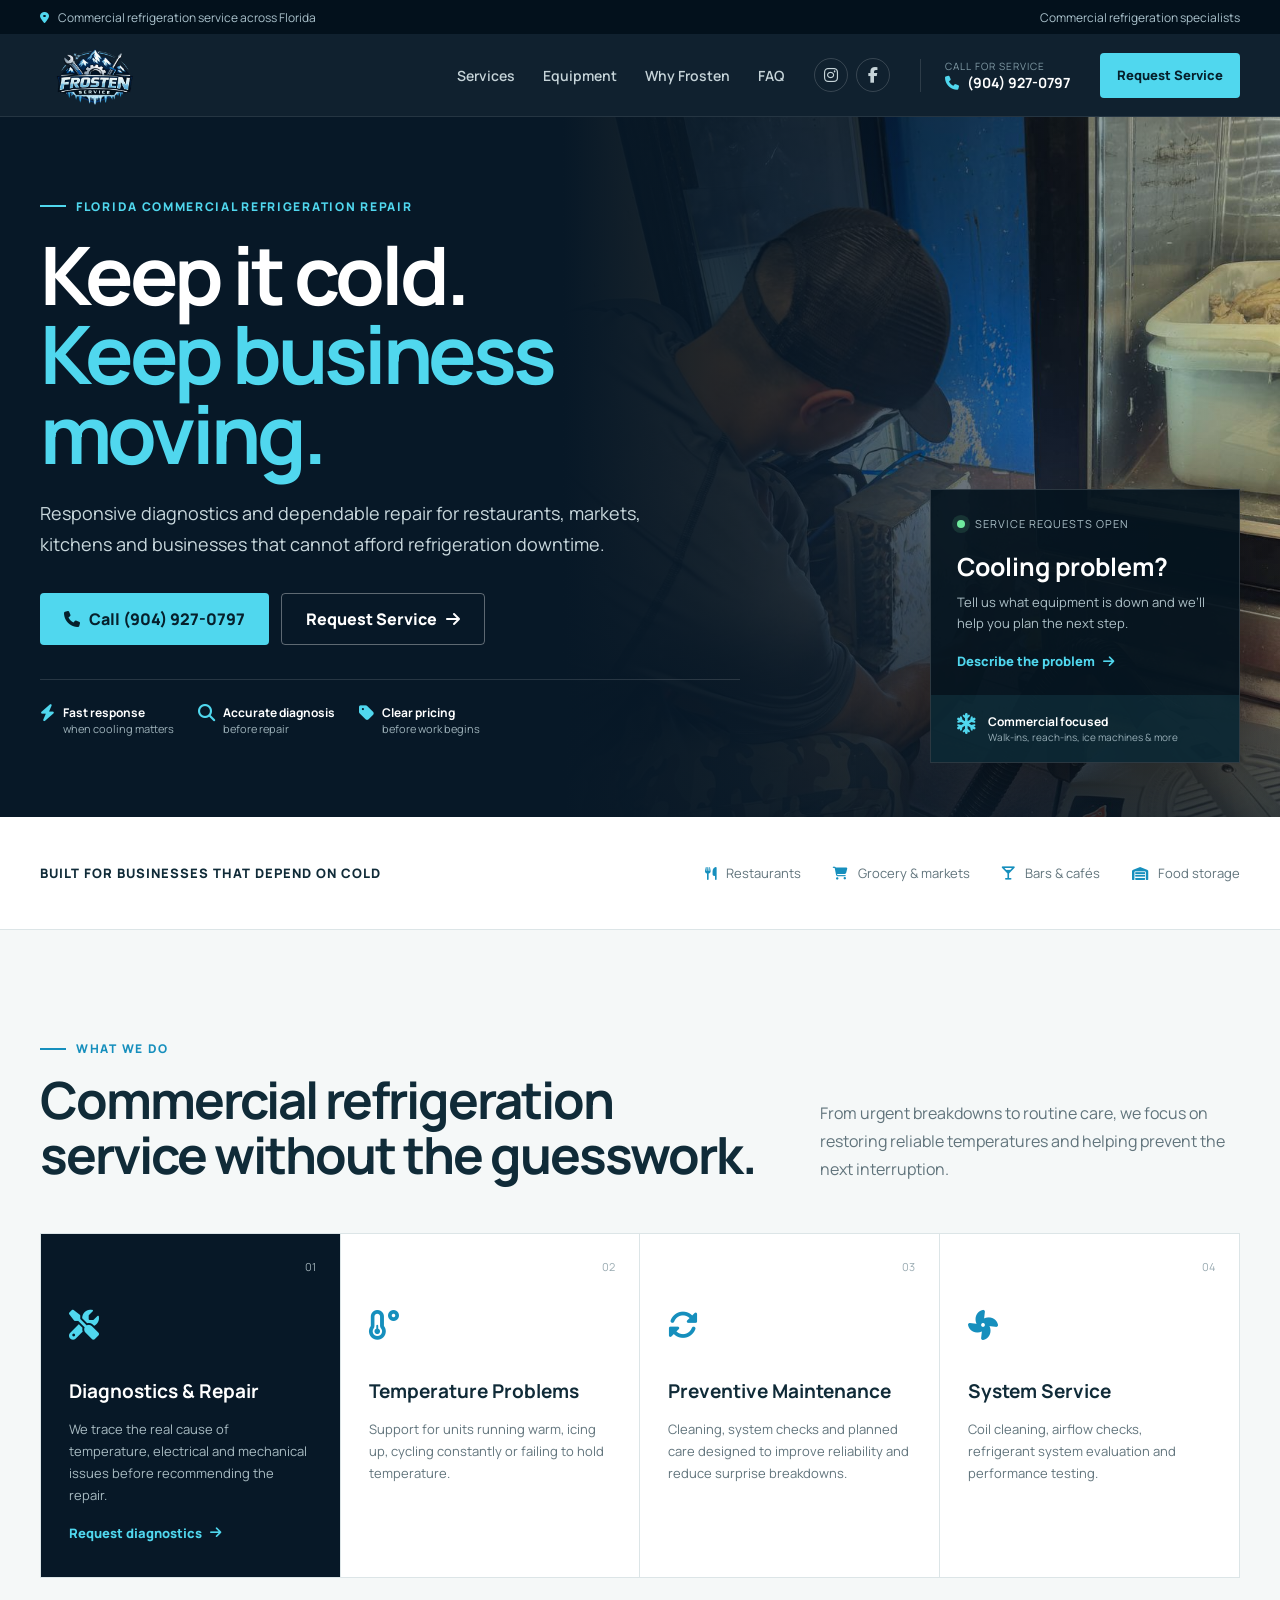
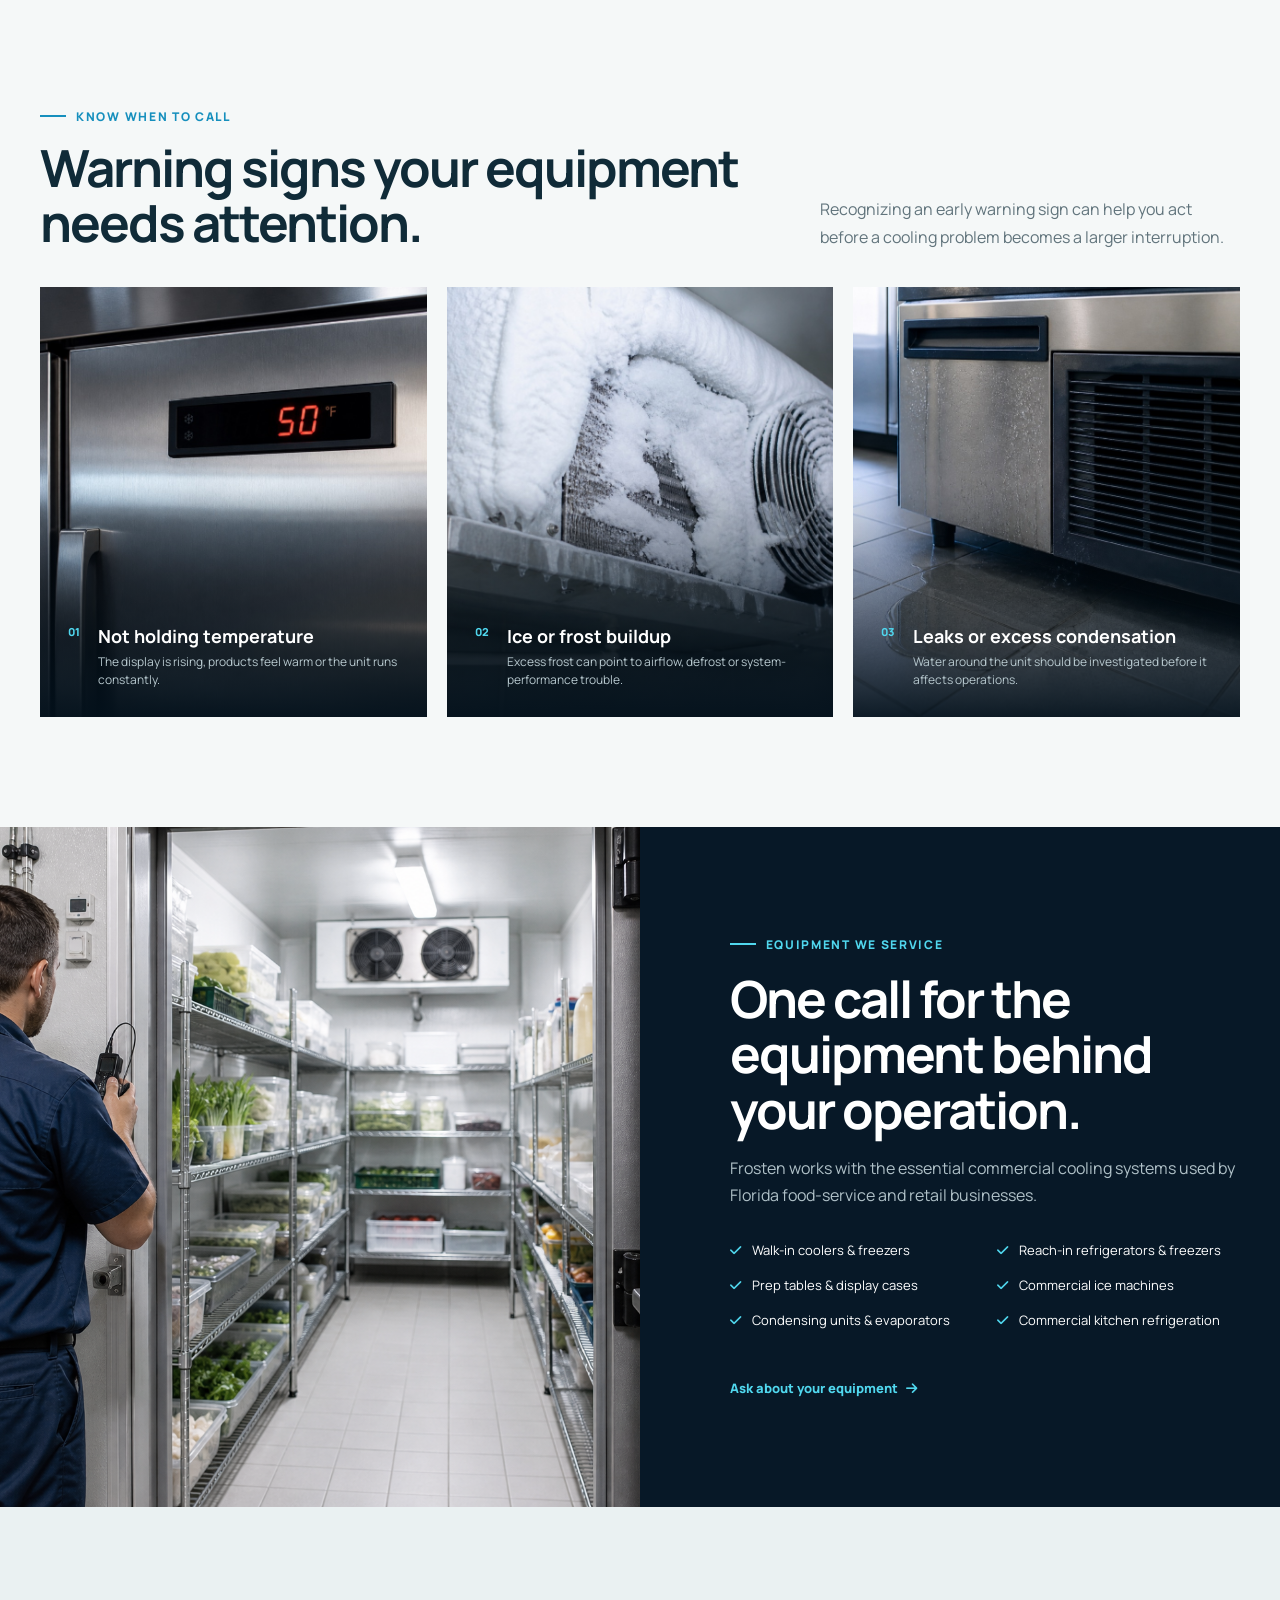
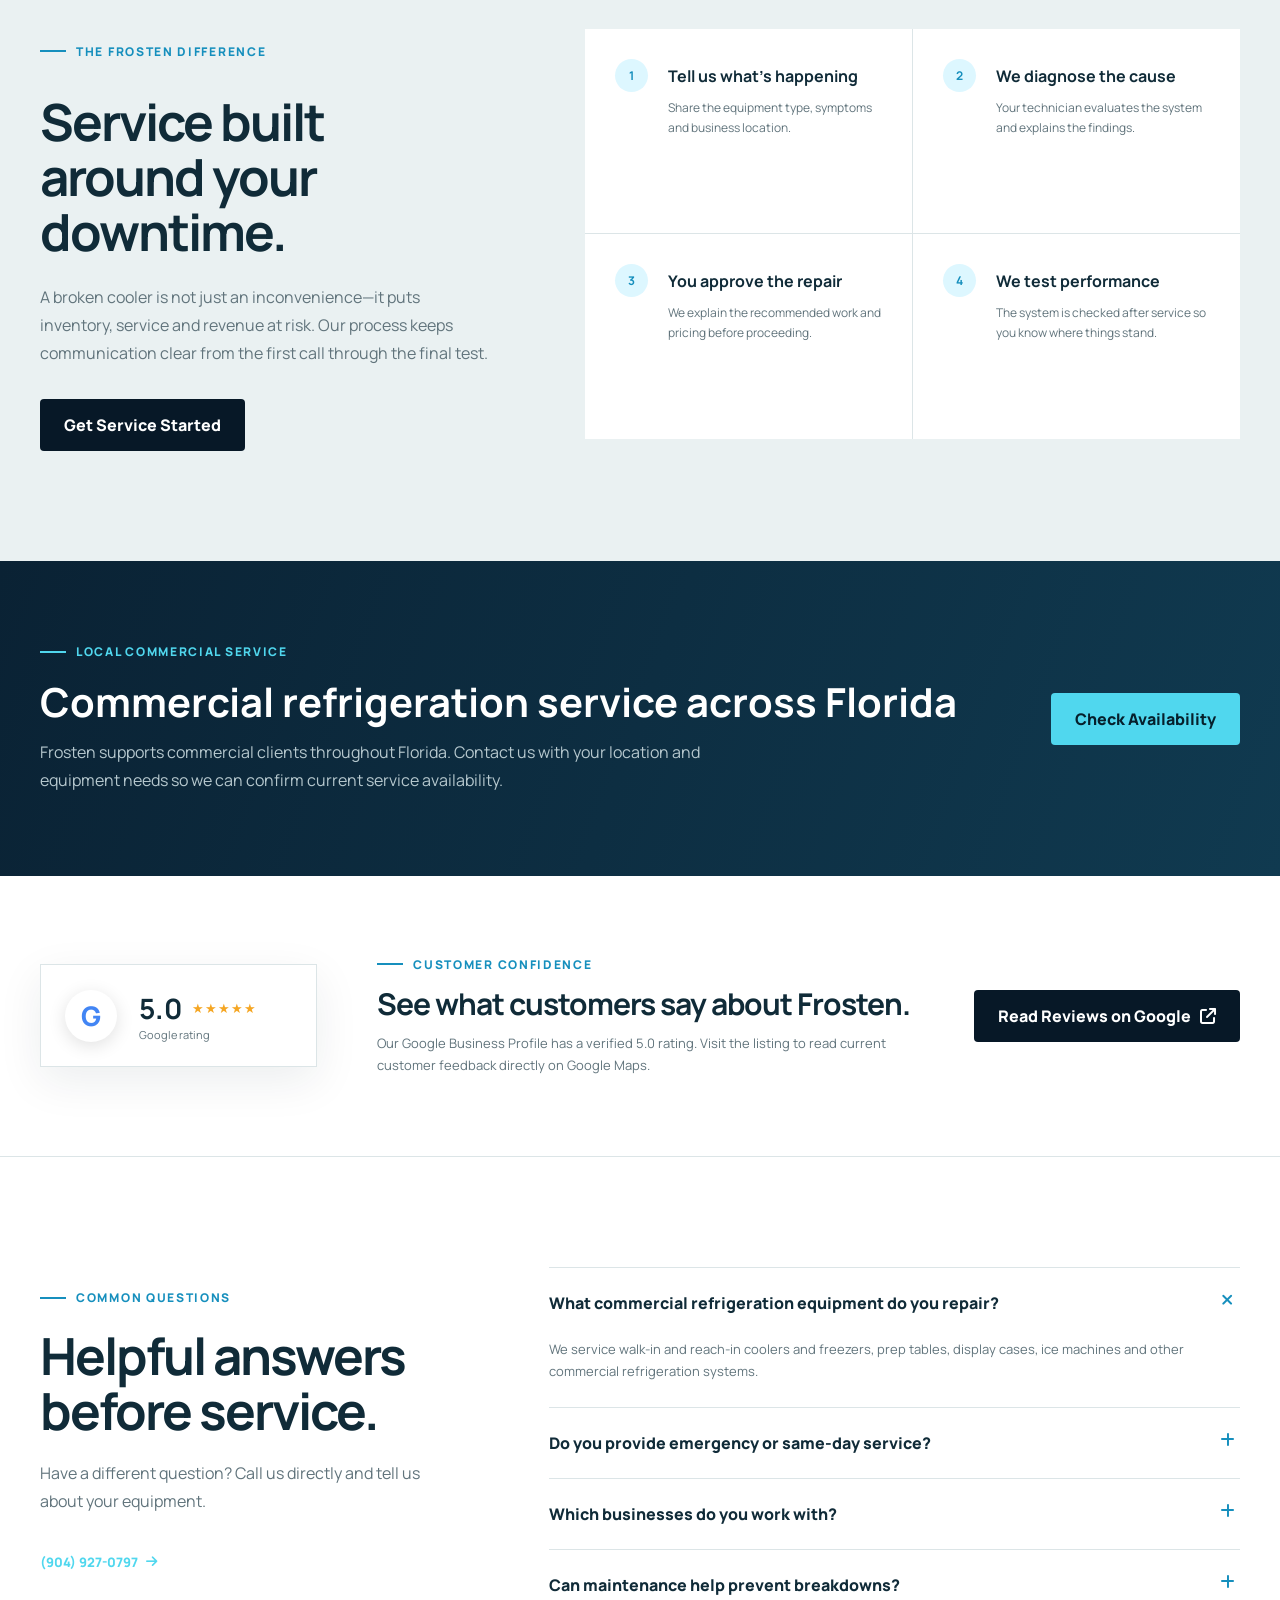
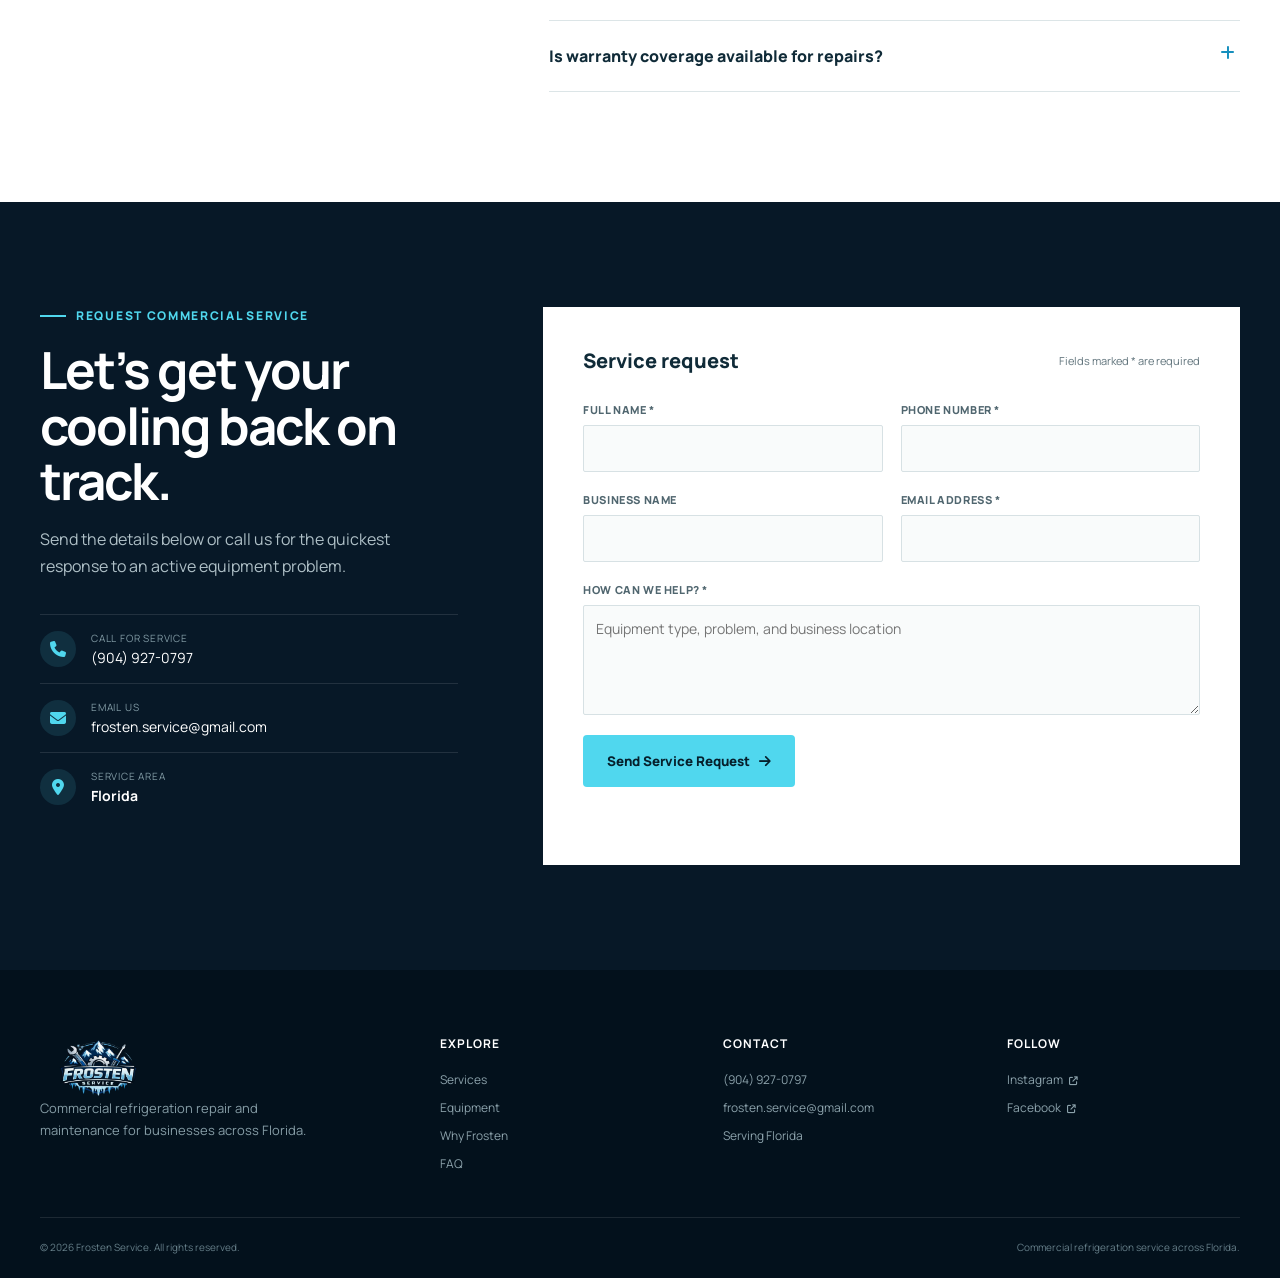
<file: index.html>
<!DOCTYPE html>
<html lang="en">
<head>
  <meta charset="UTF-8">
<meta name="viewport" content="width=device-width, initial-scale=1.0">
  <title>Commercial Refrigeration Repair in Florida | Frosten</title>
  <meta name="description" content="Commercial refrigeration repair across Florida for restaurants, stores and food-service businesses. Call Frosten for diagnostics, repair and maintenance.">
  <meta name="robots" content="index, follow">
<meta name="theme-color" content="#071827">
  <meta property="og:type" content="website">
<meta property="og:title" content="Commercial Refrigeration Repair in Florida | Frosten">
<meta property="og:description" content="Responsive commercial refrigeration repair that helps Florida businesses protect inventory and reduce downtime.">
<meta property="og:locale" content="en_US">
<!-- Browser tab icon -->
<link rel="icon" type="image/png" href="./img/logo.png">
<link rel="apple-touch-icon" href="./img/logo.png">
<link rel="canonical" href="https://frostenservice.com/">
  <link rel="preconnect" href="https://fonts.googleapis.com">
<link rel="preconnect" href="https://fonts.gstatic.com" crossorigin>
<link href="https://fonts.googleapis.com/css2?family=Manrope:wght@400;500;600;700;800&amp;display=swap" rel="stylesheet">
<link rel="stylesheet" href="https://cdnjs.cloudflare.com/ajax/libs/font-awesome/6.5.0/css/all.min.css">
<link rel="stylesheet" href="./style.css?v=20260827-1">
  <script type="application/ld+json">{"@context":"https://schema.org","@type":"HVACBusiness","name":"Frosten Service","url":"https://frostenservice.com/","description":"Commercial refrigeration diagnostics, repair and preventive maintenance for Florida businesses.","telephone":"+1-904-927-0797","email":"frosten.service@gmail.com","areaServed":{"@type":"State","name":"Florida"},"address":{"@type":"PostalAddress","addressLocality":"Jacksonville","addressRegion":"FL","addressCountry":"US"},"sameAs":["https://www.instagram.com/frosten_service/","https://www.facebook.com/share/17W6uy663a/?mibextid=wwXIfr"]}</script>
</head>
<body>
  <!-- Accessibility shortcut -->
  <a class="skip-link" href="#main">Skip to content</a>
  <!-- Top information bar -->
  <div class="topbar">
<div class="main-container">
<span>
<i class="fa-solid fa-location-dot">
</i> Commercial refrigeration service across Florida</span>
<span>Commercial refrigeration specialists</span>
</div>
</div>
  <!-- Main navigation -->
  <header class="header">
<div class="header-container main-container">
    <a href="#home" class="logo" aria-label="Frosten Service home">
<img src="./img/logo.png" alt="Frosten Service">
</a>
    <button class="menu-toggle" type="button" aria-label="Open menu" aria-expanded="false">
<span>
</span>
<span>
</span>
<span>
</span>
</button>
    <div class="menu-panel">
<nav class="nav" aria-label="Primary navigation">
<a href="#services" class="nav-link">Services</a>
<a href="#equipment" class="nav-link">Equipment</a>
<a href="#why-us" class="nav-link">Why Frosten</a>
<a href="#faq" class="nav-link">FAQ</a>
</nav>
<div class="header-socials" aria-label="Social media">
  <a href="https://www.instagram.com/frosten_service/" target="_blank" rel="noopener" aria-label="Frosten on Instagram"><i class="fa-brands fa-instagram"></i></a>
  <a href="https://www.facebook.com/share/17W6uy663a/?mibextid=wwXIfr" target="_blank" rel="noopener" aria-label="Frosten on Facebook"><i class="fa-brands fa-facebook-f"></i></a>
</div>
<a class="header-phone" href="tel:+19049270797">
<span>Call for service</span>
<strong>
<i class="fa-solid fa-phone">
</i> (904) 927-0797</strong>
</a>
<a class="btn btn-small" href="#contact">Request Service</a>
</div>
  </div>
</header>
<button class="menu-backdrop" type="button" aria-label="Close menu">
</button>
  <main id="main">
    <!-- Hero section -->
    <section id="home" class="hero">
<img class="hero-bg" src="./img/hero-bg.jpg" alt="Commercial refrigeration technician servicing equipment">
<div class="hero-shade">
</div>
<div class="hero-container main-container">
      <div class="hero-copy">
<p class="eyebrow">
<span>
</span> Florida commercial refrigeration repair</p>
<h1>Keep it cold.<br>
<em>Keep business moving.</em>
</h1>
<p class="hero-lead">Responsive diagnostics and dependable repair for restaurants, markets, kitchens and businesses that cannot afford refrigeration downtime.</p>
<div class="hero-actions">
<a class="btn btn-primary" href="tel:+19049270797">
<i class="fa-solid fa-phone">
</i> Call (904) 927-0797</a>
<a class="btn btn-ghost" href="#contact">Request Service <i class="fa-solid fa-arrow-right">
</i>
</a>
</div>
<div class="trust-row">
<span>
<i class="fa-solid fa-bolt">
</i>
<b>Fast response</b> when cooling matters</span>
<span>
<i class="fa-solid fa-magnifying-glass">
</i>
<b>Accurate diagnosis</b> before repair</span>
<span>
<i class="fa-solid fa-tag">
</i>
<b>Clear pricing</b> before work begins</span>
</div>
</div>
      <aside class="hero-card">
<p class="status">
<span>
</span> Service requests open</p>
<h2>Cooling problem?</h2>
<p>Tell us what equipment is down and we’ll help you plan the next step.</p>
<a href="#contact">Describe the problem <i class="fa-solid fa-arrow-right">
</i>
</a>
<div class="hero-card-note">
<i class="fa-solid fa-snowflake">
</i>
<span>
<strong>Commercial focused</strong>Walk-ins, reach-ins, ice machines &amp; more</span>
</div>
</aside>
    </div>
</section>
    <!-- Types of businesses served -->
    <section class="business-strip" aria-label="Businesses we serve">
<div class="main-container">
<p>Built for businesses that depend on cold</p>
<div>
<span>
<i class="fa-solid fa-utensils">
</i> Restaurants</span>
<span>
<i class="fa-solid fa-cart-shopping">
</i> Grocery &amp; markets</span>
<span>
<i class="fa-solid fa-martini-glass">
</i> Bars &amp; cafés</span>
<span>
<i class="fa-solid fa-warehouse">
</i> Food storage</span>
</div>
</div>
</section>
    <!-- Services -->
    <section id="services" class="section services">
<div class="main-container">
<div class="section-heading">
<div>
<p class="eyebrow dark">
<span>
</span> What we do</p>
<h2>Commercial refrigeration service without the guesswork.</h2>
</div>
<p>From urgent breakdowns to routine care, we focus on restoring reliable temperatures and helping prevent the next interruption.</p>
</div>
<div class="service-grid">
      <article class="service-card featured">
<span class="number">01</span>
<i class="fa-solid fa-screwdriver-wrench">
</i>
<h3>Diagnostics &amp; Repair</h3>
<p>We trace the real cause of temperature, electrical and mechanical issues before recommending the repair.</p>
<a href="#contact">Request diagnostics <i class="fa-solid fa-arrow-right">
</i>
</a>
</article>
      <article class="service-card">
<span class="number">02</span>
<i class="fa-solid fa-temperature-low">
</i>
<h3>Temperature Problems</h3>
<p>Support for units running warm, icing up, cycling constantly or failing to hold temperature.</p>
</article>
      <article class="service-card">
<span class="number">03</span>
<i class="fa-solid fa-rotate">
</i>
<h3>Preventive Maintenance</h3>
<p>Cleaning, system checks and planned care designed to improve reliability and reduce surprise breakdowns.</p>
</article>
      <article class="service-card">
<span class="number">04</span>
<i class="fa-solid fa-fan">
</i>
<h3>System Service</h3>
<p>Coil cleaning, airflow checks, refrigerant system evaluation and performance testing.</p>
</article>
    </div>
</div>
</section>

    <!-- Generated educational placeholders: replace these files with real Frosten job photos later -->
    <section class="section field-work" aria-labelledby="field-work-title">
      <div class="main-container">
        <div class="section-heading field-work-heading">
          <div>
            <p class="eyebrow dark"><span></span> Know when to call</p>
            <h2 id="field-work-title">Warning signs your equipment needs attention.</h2>
          </div>
          <p>Recognizing an early warning sign can help you act before a cooling problem becomes a larger interruption.</p>
        </div>

        <div class="photo-grid">
          <figure class="photo-card">
            <img src="./img/placeholder-temperature-warning.jpg" alt="Commercial refrigerator displaying an unsafe warm temperature" loading="lazy">
            <figcaption>
              <span>01</span>
              <div><strong>Not holding temperature</strong><p>The display is rising, products feel warm or the unit runs constantly.</p></div>
            </figcaption>
          </figure>

          <figure class="photo-card">
            <img src="./img/placeholder-ice-buildup.jpg" alt="Heavy ice buildup on a commercial refrigeration evaporator" loading="lazy">
            <figcaption>
              <span>02</span>
              <div><strong>Ice or frost buildup</strong><p>Excess frost can point to airflow, defrost or system-performance trouble.</p></div>
            </figcaption>
          </figure>

          <figure class="photo-card">
            <img src="./img/placeholder-equipment-leak.jpg" alt="Water leaking beneath commercial refrigeration equipment" loading="lazy">
            <figcaption>
              <span>03</span>
              <div><strong>Leaks or excess condensation</strong><p>Water around the unit should be investigated before it affects operations.</p></div>
            </figcaption>
          </figure>
        </div>
      </div>
    </section>

    <!-- Equipment serviced -->
    <section id="equipment" class="equipment">
<div class="equipment-image">
<img src="./img/walk-in-cooler.png" alt="Commercial walk-in cooler interior" loading="lazy">
</div>
<div class="equipment-copy">
<p class="eyebrow">
<span>
</span> Equipment we service</p>
<h2>One call for the equipment behind your operation.</h2>
<p>Frosten works with the essential commercial cooling systems used by Florida food-service and retail businesses.</p>
<ul>
<li>
<i class="fa-solid fa-check">
</i> Walk-in coolers &amp; freezers</li>
<li>
<i class="fa-solid fa-check">
</i> Reach-in refrigerators &amp; freezers</li>
<li>
<i class="fa-solid fa-check">
</i> Prep tables &amp; display cases</li>
<li>
<i class="fa-solid fa-check">
</i> Commercial ice machines</li>
<li>
<i class="fa-solid fa-check">
</i> Condensing units &amp; evaporators</li>
<li>
<i class="fa-solid fa-check">
</i> Commercial kitchen refrigeration</li>
</ul>
<a class="text-link" href="#contact">Ask about your equipment <i class="fa-solid fa-arrow-right">
</i>
</a>
</div>
</section>
    <!-- Service process and differentiators -->
    <section id="why-us" class="section why-us">
<div class="main-container why-grid">
<div class="why-copy">
<p class="eyebrow dark">
<span>
</span> The Frosten difference</p>
<h2>Service built around your downtime.</h2>
<p>A broken cooler is not just an inconvenience—it puts inventory, service and revenue at risk. Our process keeps communication clear from the first call through the final test.</p>
<a class="btn btn-dark" href="#contact">Get Service Started</a>
</div>
<div class="process">
<article>
<b>1</b>
<div>
<h3>Tell us what’s happening</h3>
<p>Share the equipment type, symptoms and business location.</p>
</div>
</article>
<article>
<b>2</b>
<div>
<h3>We diagnose the cause</h3>
<p>Your technician evaluates the system and explains the findings.</p>
</div>
</article>
<article>
<b>3</b>
<div>
<h3>You approve the repair</h3>
<p>We explain the recommended work and pricing before proceeding.</p>
</div>
</article>
<article>
<b>4</b>
<div>
<h3>We test performance</h3>
<p>The system is checked after service so you know where things stand.</p>
</div>
</article>
</div>
</div>
</section>
    <!-- Local service area -->
    <section class="service-area">
<div class="main-container">
<div>
<p class="eyebrow">
<span>
</span> Local commercial service</p>
<h2>Commercial refrigeration service across Florida</h2>
<p>Frosten supports commercial clients throughout Florida. Contact us with your location and equipment needs so we can confirm current service availability.</p>
</div>
<a class="btn btn-primary" href="tel:+19049270797">Check Availability</a>
</div>
</section>

    <!-- Verified Google rating -->
    <section class="reviews" aria-labelledby="reviews-title">
      <div class="main-container reviews-grid">
        <div class="google-rating" aria-label="5.0 star rating on Google">
          <span class="google-mark">G</span>
          <div><strong>5.0</strong><span class="stars">★★★★★</span><small>Google rating</small></div>
        </div>
        <div class="reviews-copy">
          <p class="eyebrow dark"><span></span> Customer confidence</p>
          <h2 id="reviews-title">See what customers say about Frosten.</h2>
          <p>Our Google Business Profile has a verified 5.0 rating. Visit the listing to read current customer feedback directly on Google Maps.</p>
        </div>
        <a class="btn btn-dark" href="https://www.google.com/maps/place/Frosten+Service/@30.1462505,-81.5041494,10z/data=!3m1!4b1!4m6!3m5!1s0x20a51088736a884f:0x509ed4e94eb23441!8m2!3d30.1462505!4d-81.5041494!16s%2Fg%2F11zb9jdyzk" target="_blank" rel="noopener">Read Reviews on Google <i class="fa-solid fa-arrow-up-right-from-square"></i></a>
      </div>
    </section>
    <!-- Frequently asked questions -->
    <section id="faq" class="section faq">
<div class="main-container faq-grid">
<div>
<p class="eyebrow dark">
<span>
</span> Common questions</p>
<h2>Helpful answers before service.</h2>
<p>Have a different question? Call us directly and tell us about your equipment.</p>
<a class="text-link" href="tel:+19049270797">(904) 927-0797 <i class="fa-solid fa-arrow-right">
</i>
</a>
</div>
<div class="accordion">
      <details open>
<summary>What commercial refrigeration equipment do you repair?<i class="fa-solid fa-plus">
</i>
</summary>
<p>We service walk-in and reach-in coolers and freezers, prep tables, display cases, ice machines and other commercial refrigeration systems.</p>
</details>
<details>
<summary>Do you provide emergency or same-day service?<i class="fa-solid fa-plus">
</i>
</summary>
<p>We prioritize urgent refrigeration problems and offer the fastest available appointment. Call early with your location and equipment details so we can confirm current availability.</p>
</details>
<details>
<summary>Which businesses do you work with?<i class="fa-solid fa-plus">
</i>
</summary>
<p>We serve restaurants, cafés, bars, grocery stores, markets, commercial kitchens and other businesses that depend on cold storage.</p>
</details>
<details>
<summary>Can maintenance help prevent breakdowns?<i class="fa-solid fa-plus">
</i>
</summary>
<p>Regular cleaning and system checks can identify developing issues, support performance and reduce the risk of unexpected downtime.</p>
</details>
<details>
<summary>Is warranty coverage available for repairs?<i class="fa-solid fa-plus">
</i>
</summary>
<p>Warranty coverage can depend on the repair and the parts installed. We explain any applicable coverage and terms before the work is approved, so you know what is included.</p>
</details>
    </div>
</div>
</section>
    <!-- Contact details and request form -->
    <section id="contact" class="contact">
<div class="main-container contact-grid">
<div class="contact-copy">
<p class="eyebrow">
<span>
</span> Request commercial service</p>
<h2>Let’s get your cooling back on track.</h2>
<p>Send the details below or call us for the quickest response to an active equipment problem.</p>
<div class="contact-method">
<i class="fa-solid fa-phone">
</i>
<span>Call for service<a href="tel:+19049270797">(904) 927-0797</a>
</span>
</div>
<div class="contact-method">
<i class="fa-solid fa-envelope">
</i>
<span>Email us<a href="mailto:frosten.service@gmail.com">frosten.service@gmail.com</a>
</span>
</div>
<div class="contact-method">
<i class="fa-solid fa-location-dot">
</i>
<span>Service area<strong>Florida</strong>
</span>
</div>
</div>
<div class="contact-form">
<div class="form-heading">
<span>Service request</span>
<p>Fields marked * are required</p>
</div>
<form id="contact-form">
<div class="field-row">
<label>Full name *<input type="text" name="name" autocomplete="name" required>
</label>
<label>Phone number *<input type="tel" name="phone" autocomplete="tel" required>
</label>
</div>
<div class="field-row">
<label>Business name<input type="text" name="company" autocomplete="organization">
</label>
<label>Email address *<input type="email" name="email" autocomplete="email" required>
</label>
</div>
<label>How can we help? *<textarea name="message" placeholder="Equipment type, problem, and business location" required>
</textarea>
</label>
<button class="btn btn-primary" type="submit">Send Service Request <i class="fa-solid fa-arrow-right">
</i>
</button>
<p class="form-status" role="status" aria-live="polite">
</p>
</form>
</div>
</div>
</section>
  </main>
  <!-- Footer -->
  <footer class="footer">
<div class="main-container footer-grid">
<div>
<a href="#home" class="footer-logo">
<img src="./img/logo.png" alt="Frosten Service">
</a>
<p>Commercial refrigeration repair and maintenance for businesses across Florida.</p>
</div>
<div>
<h3>Explore</h3>
<a href="#services">Services</a>
<a href="#equipment">Equipment</a>
<a href="#why-us">Why Frosten</a>
<a href="#faq">FAQ</a>
</div>
<div>
<h3>Contact</h3>
<a href="tel:+19049270797">(904) 927-0797</a>
<a href="mailto:frosten.service@gmail.com">frosten.service@gmail.com</a>
<span>Serving Florida</span>
</div>
<div>
<h3>Follow</h3>
<a href="https://www.instagram.com/frosten_service/" target="_blank" rel="noopener">Instagram <i class="fa-solid fa-arrow-up-right-from-square">
</i>
</a>
<a href="https://www.facebook.com/share/17W6uy663a/?mibextid=wwXIfr" target="_blank" rel="noopener">Facebook <i class="fa-solid fa-arrow-up-right-from-square">
</i>
</a>
</div>
</div>
<div class="main-container footer-bottom">
<p>&copy; 2026 Frosten Service. All rights reserved.</p>
<p>Commercial refrigeration service across Florida.</p>
</div>
</footer>
  <!-- Back-to-top control -->
  <button class="back-to-top" type="button" aria-label="Back to top" title="Back to top">
    <i class="fa-solid fa-arrow-up"></i>
  </button>

  <!-- Mobile contact controls -->
  <div class="mobile-cta">
<a href="tel:+19049270797">
<i class="fa-solid fa-phone">
</i> Call Now</a>
<a href="#contact">Request Service</a>
</div>
<script src="./script.js">
</script>
<script src="./form.js">
</script>
</body>
</html>
</file>
<file: style.css>
:root {
  --navy:#071827;
  --ice:#ddf7ff;
  --cyan:#50d7ee;
  --blue:#168fbd;
  --paper:#f5f8f8;
  --ink:#102b38;
  --muted:#61747c;
  --line:#dce5e7;
  --white:#fff;
  --header:82px
}

* {
  box-sizing:border-box;
  margin:0;
  padding:0
}

html {
  max-width:100%;
  overflow-x:hidden;
  scroll-behavior:smooth
}

body,input,textarea,button {
  font-family:"Manrope",sans-serif
}

body {
  min-width:320px;
  max-width:100%;
  overflow-x:hidden;
  background:var(--paper);
  color:var(--ink)
}

body.menu-open {
  overflow:hidden
}

img {
  display:block;
  max-width:100%
}

a {
  color:inherit
}

section {
  scroll-margin-top:var(--header)
}

.main-container {
  width:min(100% - 40px,1200px);
  margin-inline:auto
}

.skip-link {
  position:fixed;
  left:18px;
  top:-60px;
  z-index:3000;
  background:#fff;
  color:#000;
  padding:12px 18px
}

.skip-link:focus {
  top:14px
}

.topbar {
  background:#03111c;
  color:#abc2cc;
  font-size:12px
}

.topbar .main-container {
  height:34px;
  display:flex;
  justify-content:space-between;
  align-items:center
}

.topbar i {
  color:var(--cyan);
  margin-right:7px
}

.header {
  position:sticky;
  top:0;
  z-index:1000;
  background:rgba(7,24,39,.96);
  border-bottom:1px solid rgba(255,255,255,.09);
  backdrop-filter:blur(14px)
}

.header-container {
  height:var(--header);
  display:grid;
  grid-template-columns:auto 1fr;
  align-items:center;
  gap:35px
}

.logo {
  width:108px
}

.logo img,.footer-logo img {
  width:100%;
  height:62px;
  object-fit:contain
}

.menu-panel {
  display:flex;
  align-items:center;
  justify-content:flex-end;
  gap:30px
}

.nav {
  display:flex;
  gap:28px
}

.nav-link {
  color:#c6d4d9;
  text-decoration:none;
  font-size:14px;
  font-weight:600
}

.nav-link:hover,.nav-link.active {
  color:var(--cyan)
}

.header-socials {
  display:flex;
  gap:8px
}

.header-socials a {
  width:34px;
  height:34px;
  display:grid;
  place-items:center;
  color:#c6d4d9;
  border:1px solid rgba(255,255,255,.16);
  border-radius:50%;
  text-decoration:none;
  transition:color .2s ease,border-color .2s ease,background .2s ease
}

.header-socials a:hover {
  color:var(--navy);
  border-color:var(--cyan);
  background:var(--cyan)
}

.header-phone {
  text-decoration:none;
  display:flex;
  flex-direction:column;
  border-left:1px solid rgba(255,255,255,.12);
  padding-left:24px
}

.header-phone span {
  font-size:10px;
  text-transform:uppercase;
  letter-spacing:1px;
  color:#829ca7
}

.header-phone strong {
  font-size:14px;
  color:#fff
}

.header-phone i {
  color:var(--cyan);
  margin-right:5px
}

.btn {
  display:inline-flex;
  align-items:center;
  justify-content:center;
  gap:9px;
  min-height:52px;
  padding:0 24px;
  border:0;
  border-radius:4px;
  font-weight:800;
  text-decoration:none;
  cursor:pointer;
  transition:.2s ease
}

.btn:hover {
  transform:translateY(-2px)
}

.btn-small {
  min-height:45px;
  padding:0 17px;
  background:var(--cyan);
  color:#06202c;
  font-size:13px
}

.menu-toggle,.menu-backdrop {
  display:none
}

.hero {
  position:relative;
  min-height:700px;
  background:var(--navy);
  color:#fff;
  overflow:hidden
}

.hero-bg {
  position:absolute;
  inset:0 0 0 auto;
  width:56%;
  height:100%;
  object-fit:cover;
  object-position:center 45%
}

.hero-shade {
  position:absolute;
  inset:0;
  background:linear-gradient(90deg,#071827 0%,#071827 44%,rgba(7,24,39,.86) 58%,rgba(7,24,39,.17) 100%),linear-gradient(0deg,rgba(7,24,39,.7),transparent 45%)
}

.hero-container {
  position:relative;
  z-index:2;
  min-height:700px;
  display:flex;
  align-items:center;
  padding-block:70px
}

.hero-copy {
  width:min(700px,67%)
}

.eyebrow {
  display:flex;
  align-items:center;
  gap:10px;
  color:var(--cyan);
  font-size:12px;
  font-weight:800;
  text-transform:uppercase;
  letter-spacing:1.7px
}

.eyebrow span {
  width:26px;
  height:2px;
  background:currentColor
}

.eyebrow.dark {
  color:var(--blue)
}

.hero h1 {
  margin:20px 0 24px;
  font-size:clamp(48px,6.3vw,82px);
  line-height:.99;
  letter-spacing:-4px
}

.hero h1 em {
  color:var(--cyan);
  font-style:normal
}

.hero-lead {
  max-width:650px;
  color:#c9d8dd;
  font-size:18px;
  line-height:1.7
}

.hero-actions {
  display:flex;
  gap:12px;
  margin:34px 0
}

.btn-primary {
  background:var(--cyan);
  color:#06202c
}

.btn-ghost {
  color:#fff;
  border:1px solid rgba(255,255,255,.35)
}

.btn-ghost:hover {
  background:rgba(255,255,255,.08)
}

.trust-row {
  display:flex;
  gap:24px;
  padding-top:24px;
  border-top:1px solid rgba(255,255,255,.13);
  color:#9db1b9;
  font-size:11px
}

.trust-row span {
  display:grid;
  grid-template-columns:auto 1fr;
  column-gap:8px
}

.trust-row i {
  grid-row:1/3;
  color:var(--cyan);
  font-size:17px
}

.trust-row b {
  display:block;
  color:#fff;
  font-size:12px
}

.hero-card {
  position:absolute;
  right:0;
  bottom:54px;
  width:310px;
  padding:26px;
  background:rgba(5,20,31,.93);
  border:1px solid rgba(255,255,255,.15);
  box-shadow:0 25px 65px rgba(0,0,0,.35)
}

.status {
  font-size:11px;
  color:#a9bec6;
  text-transform:uppercase;
  letter-spacing:1px
}

.status span {
  display:inline-block;
  width:8px;
  height:8px;
  margin-right:7px;
  background:#6fea9e;
  border-radius:50%;
  box-shadow:0 0 0 5px rgba(111,234,158,.12)
}

.hero-card h2 {
  margin:18px 0 8px;
  font-size:25px
}

.hero-card>p:not(.status) {
  color:#adc0c7;
  font-size:13px;
  line-height:1.6
}

.hero-card>a,.text-link,.service-card a {
  display:inline-flex;
  align-items:center;
  gap:8px;
  margin-top:18px;
  color:var(--cyan);
  font-weight:800;
  text-decoration:none;
  font-size:13px
}

.hero-card-note {
  display:flex;
  gap:13px;
  margin:24px -26px -26px;
  padding:18px 26px;
  background:rgba(80,215,238,.09)
}

.hero-card-note i {
  color:var(--cyan);
  font-size:21px
}

.hero-card-note span {
  display:flex;
  flex-direction:column;
  color:#98aeb7;
  font-size:10px
}

.hero-card-note strong {
  color:#fff;
  font-size:12px
}

.business-strip {
  background:#fff;
  border-bottom:1px solid var(--line)
}

.business-strip .main-container {
  min-height:112px;
  display:flex;
  align-items:center;
  justify-content:space-between;
  gap:30px
}

.business-strip p {
  font-size:13px;
  font-weight:800;
  text-transform:uppercase;
  letter-spacing:1px
}

.business-strip div div {
  display:flex;
  gap:32px
}

.business-strip span {
  color:var(--muted);
  font-size:13px
}

.business-strip i {
  color:var(--blue);
  margin-right:7px
}

.section {
  padding:110px 0
}

.section-heading {
  display:grid;
  grid-template-columns:1.2fr .7fr;
  gap:60px;
  align-items:end;
  margin-bottom:50px
}

.section-heading h2,.why-copy h2,.faq h2 {
  margin-top:15px;
  font-size:clamp(34px,4vw,54px);
  line-height:1.08;
  letter-spacing:-2px
}

.section-heading>p,.why-copy>p,.faq-grid>div>p {
  color:var(--muted);
  line-height:1.75
}

.service-grid {
  display:grid;
  grid-template-columns:repeat(4,1fr);
  border:1px solid var(--line)
}

.service-card {
  position:relative;
  min-height:340px;
  padding:34px 28px;
  background:#fff;
  border-right:1px solid var(--line);
  transition:.25s
}

.service-card:last-child {
  border-right:0
}

.service-card:hover {
  transform:translateY(-7px);
  box-shadow:0 18px 50px rgba(9,42,56,.12);
  z-index:2
}

.service-card.featured {
  background:var(--navy);
  color:#fff
}

.service-card .number {
  position:absolute;
  right:24px;
  top:25px;
  color:#9aabb2;
  font-size:11px
}

.service-card>i {
  margin:42px 0 38px;
  color:var(--blue);
  font-size:30px
}

.service-card.featured>i {
  color:var(--cyan)
}

.service-card h3 {
  font-size:19px;
  margin-bottom:14px
}

.service-card p {
  color:var(--muted);
  font-size:13px;
  line-height:1.7
}

.service-card.featured p {
  color:#a8bbc2
}

/* Visual field-work showcase */
.field-work {
  padding-top:20px;
  background:var(--paper)
}

.field-work-heading {
  margin-bottom:36px
}

.photo-grid {
  display:grid;
  grid-template-columns:repeat(3,1fr);
  gap:20px
}

.photo-card {
  position:relative;
  min-height:430px;
  overflow:hidden;
  background:var(--navy)
}

.photo-card img {
  width:100%;
  height:100%;
  object-fit:cover;
  transition:transform .5s ease
}

.photo-card:hover img {
  transform:scale(1.025)
}

.photo-card::after {
  content:"";
  position:absolute;
  inset:45% 0 0;
  background:linear-gradient(transparent,rgba(3,17,28,.94));
  pointer-events:none
}

.photo-card figcaption {
  position:absolute;
  left:0;
  right:0;
  bottom:0;
  z-index:2;
  display:flex;
  align-items:flex-start;
  gap:18px;
  padding:28px;
  color:#fff
}

.photo-card figcaption>span {
  color:var(--cyan);
  font-size:11px;
  font-weight:800
}

.photo-card figcaption strong {
  font-size:18px
}

.photo-card figcaption p {
  margin-top:5px;
  color:#b7c8ce;
  font-size:12px;
  line-height:1.5
}

/* Verified Google rating */
.reviews {
  padding:80px 0;
  background:#fff;
  border-bottom:1px solid var(--line)
}

.reviews-grid {
  display:grid;
  grid-template-columns:.62fr 1.2fr auto;
  align-items:center;
  gap:60px
}

.google-rating {
  display:flex;
  align-items:center;
  gap:22px;
  padding:24px;
  border:1px solid var(--line);
  box-shadow:0 14px 45px rgba(9,42,56,.08)
}

.google-mark {
  width:52px;
  height:52px;
  display:grid;
  place-items:center;
  color:#4285f4;
  background:#fff;
  border-radius:50%;
  box-shadow:0 4px 18px rgba(0,0,0,.12);
  font-size:27px;
  font-weight:800
}

.google-rating>div {
  display:grid;
  grid-template-columns:auto auto;
  align-items:center;
  column-gap:10px
}

.google-rating strong {
  font-size:28px
}

.google-rating .stars {
  color:#f5a623;
  font-size:13px;
  letter-spacing:1px
}

.google-rating small {
  grid-column:1/-1;
  color:var(--muted);
  font-size:11px
}

.reviews-copy h2 {
  margin:10px 0 8px;
  font-size:30px;
  letter-spacing:-1px
}

.reviews-copy>p:not(.eyebrow) {
  color:var(--muted);
  font-size:13px;
  line-height:1.7
}

.equipment {
  display:grid;
  grid-template-columns:1fr 1fr;
  min-height:680px;
  background:var(--navy);
  color:#fff
}

.equipment-image {
  min-height:620px;
  overflow:hidden
}

.equipment-image img {
  width:100%;
  height:100%;
  object-fit:cover;
  filter:saturate(.78)
}

.equipment-copy {
  display:flex;
  flex-direction:column;
  justify-content:center;
  padding:80px max(40px,calc((100vw - 1200px)/2)) 80px 7vw
}

.equipment-copy h2 {
  margin:18px 0;
  font-size:clamp(36px,4vw,55px);
  line-height:1.08;
  letter-spacing:-2px
}

.equipment-copy>p:not(.eyebrow) {
  color:#afc0c7;
  line-height:1.7
}

.equipment-copy ul {
  display:grid;
  grid-template-columns:1fr 1fr;
  gap:17px 24px;
  margin:32px 0;
  list-style:none
}

.equipment-copy li {
  font-size:13px
}

.equipment-copy li i {
  color:var(--cyan);
  margin-right:8px
}

.why-us {
  background:#eaf1f2
}

.why-grid {
  display:grid;
  grid-template-columns:.82fr 1.18fr;
  gap:90px;
  align-items:center
}

.why-copy>p {
  margin:24px 0 32px
}

.btn-dark {
  background:var(--navy);
  color:#fff
}

.process {
  display:grid;
  grid-template-columns:1fr 1fr;
  background:#fff
}

.process article {
  min-height:205px;
  padding:30px;
  border-right:1px solid var(--line);
  border-bottom:1px solid var(--line);
  display:flex;
  gap:20px
}

.process article:nth-child(even) {
  border-right:0
}

.process article:nth-child(n+3) {
  border-bottom:0
}

.process b {
  width:33px;
  height:33px;
  display:grid;
  place-items:center;
  flex:0 0 auto;
  border-radius:50%;
  background:var(--ice);
  color:var(--blue);
  font-size:12px
}

.process h3 {
  font-size:16px;
  margin:6px 0 11px
}

.process p {
  color:var(--muted);
  font-size:12px;
  line-height:1.65
}

.service-area {
  padding:82px 0;
  background:linear-gradient(110deg,#0a2234,#103a50);
  color:#fff
}

.service-area .main-container {
  display:flex;
  align-items:center;
  justify-content:space-between;
  gap:50px
}

.service-area h2 {
  margin:14px 0 10px;
  font-size:40px
}

.service-area p:not(.eyebrow) {
  max-width:730px;
  color:#b6c8ce;
  line-height:1.7
}

.faq {
  background:#fff
}

.faq-grid {
  display:grid;
  grid-template-columns:.65fr 1.1fr;
  gap:100px
}

.faq-grid>div>p {
  margin:20px 0
}

.accordion details {
  border-top:1px solid var(--line)
}

.accordion details:last-child {
  border-bottom:1px solid var(--line)
}

.accordion summary {
  position:relative;
  padding:24px 35px 24px 0;
  list-style:none;
  font-weight:800;
  cursor:pointer
}

.accordion summary::-webkit-details-marker {
  display:none
}

.accordion summary i {
  position:absolute;
  right:5px;
  color:var(--blue);
  transition:.2s
}

.accordion details[open] summary i {
  transform:rotate(45deg)
}

.accordion details p {
  padding:0 40px 25px 0;
  color:var(--muted);
  font-size:13px;
  line-height:1.7
}

.contact {
  padding:105px 0;
  background:var(--navy);
  color:#fff
}

.contact-grid {
  display:grid;
  grid-template-columns:.75fr 1.25fr;
  gap:85px
}

.contact-copy h2 {
  margin:18px 0;
  font-size:clamp(38px,4vw,54px);
  line-height:1.08;
  letter-spacing:-2px
}

.contact-copy>p:not(.eyebrow) {
  color:#aebfc6;
  line-height:1.7;
  margin-bottom:34px
}

.contact-method {
  display:flex;
  gap:15px;
  align-items:center;
  padding:16px 0;
  border-top:1px solid rgba(255,255,255,.11)
}

.contact-method>i {
  width:36px;
  height:36px;
  display:grid;
  place-items:center;
  background:rgba(80,215,238,.12);
  color:var(--cyan);
  border-radius:50%
}

.contact-method span {
  display:flex;
  flex-direction:column;
  color:#829ba5;
  font-size:10px;
  text-transform:uppercase;
  letter-spacing:.8px
}

.contact-method a,.contact-method strong {
  margin-top:3px;
  color:#fff;
  font-size:14px;
  text-transform:none;
  letter-spacing:0;
  text-decoration:none
}

.contact-form {
  padding:40px;
  background:#fff;
  color:var(--ink)
}

.form-heading {
  display:flex;
  justify-content:space-between;
  align-items:center;
  margin-bottom:28px
}

.form-heading span {
  font-size:20px;
  font-weight:800
}

.form-heading p {
  color:var(--muted);
  font-size:11px
}

.contact-form form {
  display:grid;
  gap:20px
}

.field-row {
  display:grid;
  grid-template-columns:1fr 1fr;
  gap:18px
}

.contact-form label {
  display:grid;
  gap:8px;
  color:#50666f;
  font-size:11px;
  font-weight:800;
  text-transform:uppercase;
  letter-spacing:.6px
}

.contact-form input,.contact-form textarea {
  width:100%;
  padding:13px 12px;
  border:1px solid #d7e1e4;
  border-radius:2px;
  background:#f9fbfb;
  color:var(--ink);
  font-size:14px;
  outline:none
}

.contact-form textarea {
  min-height:110px;
  resize:vertical
}

.contact-form input:focus,.contact-form textarea:focus {
  border-color:var(--blue);
  box-shadow:0 0 0 3px rgba(22,143,189,.1)
}

.contact-form button {
  justify-self:start
}

.form-status {
  min-height:18px;
  color:var(--muted);
  font-size:12px
}

.footer {
  padding:65px 0 24px;
  background:#03111c;
  color:#fff
}

.footer-grid {
  display:grid;
  grid-template-columns:1.5fr repeat(3,1fr);
  gap:50px;
  padding-bottom:45px
}

.footer-logo {
  display:block;
  width:115px
}

.footer-grid>div>p {
  max-width:300px;
  color:#869da6;
  font-size:13px;
  line-height:1.7
}

.footer-grid>div:not(:first-child) {
  display:flex;
  flex-direction:column;
  gap:11px
}

.footer h3 {
  margin-bottom:8px;
  color:#fff;
  font-size:12px;
  text-transform:uppercase;
  letter-spacing:1px
}

.footer a,.footer span {
  color:#8ca2ab;
  text-decoration:none;
  font-size:12px
}

.footer a:hover {
  color:var(--cyan)
}

.footer i {
  font-size:9px;
  margin-left:4px
}

.footer-bottom {
  display:flex;
  justify-content:space-between;
  padding-top:22px;
  border-top:1px solid rgba(255,255,255,.1);
  color:#667f89;
  font-size:10px
}

/* Back-to-top button */
.back-to-top {
  position:fixed;
  right:24px;
  bottom:24px;
  z-index:1050;
  width:48px;
  height:48px;
  display:grid;
  place-items:center;
  color:#06202c;
  background:var(--cyan);
  border:0;
  border-radius:50%;
  box-shadow:0 12px 30px rgba(0,0,0,.25);
  cursor:pointer;
  opacity:0;
  visibility:hidden;
  transform:translateY(12px);
  transition:opacity .2s ease,transform .2s ease,visibility .2s ease
}

.back-to-top.visible {
  opacity:1;
  visibility:visible;
  transform:translateY(0)
}

.back-to-top:hover {
  background:#fff;
  transform:translateY(-3px)
}

.back-to-top:focus-visible {
  outline:3px solid #fff;
  outline-offset:3px
}

/* Mobile call-to-action bar */
.mobile-cta {
  display:none
}


@media(max-width:1050px) {
.header-phone {
  display:none
}

.nav {
  gap:18px
}

.hero-card {
  display:none
}

.hero-copy {
  width:76%
}

.service-grid {
  grid-template-columns:1fr 1fr
}

.service-card {
  border-bottom:1px solid var(--line)
}

.service-card:nth-child(2) {
  border-right:0
}

.equipment-copy {
  padding:65px 40px
}

.why-grid,.faq-grid,.contact-grid {
  gap:50px
}

.business-strip div div {
  gap:17px
}

.business-strip span {
  font-size:11px
}

.reviews-grid {
  grid-template-columns:.75fr 1.25fr;
  gap:35px
}

.reviews-grid>.btn {
  grid-column:2
}


}


@media(max-width:800px) {
  :root {
  --header:70px
}

.topbar .main-container span:last-child {
  display:none
}

.header-container {
  height:var(--header)
}

.logo {
  width:90px
}

.logo img {
  height:52px
}

.menu-toggle {
  display:grid;
  gap:5px;
  margin-left:auto;
  padding:10px;
  background:none;
  border:0
}

.menu-toggle span {
  display:block;
  width:24px;
  height:2px;
  background:#fff;
  transition:.2s
}

.menu-panel {
  position:fixed;
  top:104px;
  right:0;
  width:min(86vw,360px);
  height:calc(100vh - 104px);
  padding:35px;
  display:flex;
  flex-direction:column;
  align-items:stretch;
  justify-content:flex-start;
  background:var(--navy);
  transform:translateX(105%);
  transition:.25s
}

.menu-open .menu-panel {
  transform:none
}

.nav {
  display:flex;
  flex-direction:column
}

.nav-link {
  padding:12px 0;
  font-size:17px
}

.menu-panel .btn {
  margin-top:15px
}

.menu-backdrop {
  position:fixed;
  inset:104px 0 0;
  z-index:900;
  background:rgba(0,0,0,.55);
  border:0
}

.menu-open .menu-backdrop {
  display:block
}

.menu-open .menu-toggle span:nth-child(1) {
  transform:translateY(7px) rotate(45deg)
}

.menu-open .menu-toggle span:nth-child(2) {
  opacity:0
}

.menu-open .menu-toggle span:nth-child(3) {
  transform:translateY(-7px) rotate(-45deg)
}

.hero,.hero-container {
  min-height:650px
}

.hero-bg {
  width:100%;
  opacity:.43
}

.hero-shade {
  background:linear-gradient(90deg,rgba(7,24,39,.99),rgba(7,24,39,.7)),linear-gradient(0deg,#071827,transparent 55%)
}

.hero-copy {
  width:100%
}

.hero h1 {
  font-size:clamp(44px,11vw,70px);
  letter-spacing:-3px
}

.trust-row {
  display:grid;
  grid-template-columns:1fr 1fr
}

.business-strip .main-container,.service-area .main-container {
  padding-block:30px;
  align-items:flex-start;
  flex-direction:column
}

.business-strip div div {
  display:grid;
  grid-template-columns:1fr 1fr
}

.section {
  padding:80px 0
}

.section-heading,.why-grid,.faq-grid,.contact-grid {
  grid-template-columns:1fr
}

.section-heading {
  gap:20px
}

.photo-grid {
  grid-template-columns:1fr
}

.photo-card {
  min-height:390px
}

.reviews-grid {
  grid-template-columns:1fr
}

.reviews-grid>.btn {
  grid-column:auto;
  justify-self:start
}

.equipment {
  grid-template-columns:1fr
}

.equipment-image {
  min-height:420px
}

.equipment-copy {
  padding:70px 30px
}

.why-grid,.faq-grid {
  gap:45px
}

.footer-grid {
  grid-template-columns:1.3fr 1fr 1fr
}

.footer-grid>div:last-child {
  display:none
}

.mobile-cta {
  position:fixed;
  left:0;
  right:0;
  bottom:0;
  z-index:1100;
  display:grid;
  grid-template-columns:1fr 1fr;
  background:#fff;
  box-shadow:0 -8px 25px rgba(0,0,0,.15)
}

.back-to-top {
  right:16px;
  bottom:68px
}

.mobile-cta a {
  padding:15px 8px;
  text-align:center;
  text-decoration:none;
  font-size:13px;
  font-weight:800
}

.mobile-cta a:first-child {
  background:var(--navy);
  color:#fff
}

.mobile-cta a:last-child {
  background:var(--cyan);
  color:#06202c
}

.footer {
  padding-bottom:72px
}


}


@media(max-width:560px) {
  .main-container {
  width:min(100% - 30px,1200px)
}

.hero-container {
  padding-block:60px
}

.hero h1 {
  font-size:43px
}

.hero-lead {
  font-size:15px
}

.hero-actions {
  flex-direction:column;
  align-items:stretch
}

.trust-row {
  grid-template-columns:1fr
}

.business-strip div div {
  grid-template-columns:1fr
}

.section-heading h2,.why-copy h2,.faq h2 {
  font-size:34px
}

.service-grid {
  grid-template-columns:1fr
}

.service-card {
  min-height:auto;
  border-right:0;
  padding:28px
}

.service-card>i {
  margin:28px 0
}

.photo-card {
  min-height:320px
}

.photo-card figcaption {
  padding:22px
}

.equipment-image {
  min-height:300px
}

.equipment-copy {
  padding:60px 22px
}

.equipment-copy h2 {
  font-size:36px
}

.equipment-copy ul {
  grid-template-columns:1fr
}

.process {
  grid-template-columns:1fr
}

.process article,.process article:nth-child(even) {
  border-right:0;
  border-bottom:1px solid var(--line);
  min-height:auto
}

.service-area h2 {
  font-size:32px
}

.contact-form {
  padding:25px 20px
}

.field-row {
  grid-template-columns:1fr
}

.form-heading {
  align-items:flex-start;
  gap:8px;
  flex-direction:column
}

.footer-grid {
  grid-template-columns:1fr 1fr
}

.footer-grid>div:first-child {
  grid-column:1/-1
}

.footer-bottom {
  gap:10px;
  flex-direction:column
}

.topbar {
  font-size:10px
}


}


/* Mobile experience refinements */
@media(max-width:800px) {
  .topbar {
    position:sticky;
    top:0;
    z-index:1001;
    display:block
  }

  .header {
    top:34px;
    box-shadow:0 8px 24px rgba(0,0,0,.18)
  }

  .header-container { width:min(100% - 30px,1200px) }
  .menu-toggle { width:44px;height:44px;place-content:center;border:1px solid rgba(255,255,255,.14);border-radius:50%;cursor:pointer }
  .menu-panel {
    top:104px;
    left:0;
    right:0;
    width:100%;
    height:auto;
    max-height:calc(100dvh - 104px);
    padding:24px max(24px,calc((100vw - 720px)/2)) calc(28px + env(safe-area-inset-bottom));
    overflow-y:auto;
    border-top:1px solid rgba(255,255,255,.08);
    border-bottom:1px solid rgba(255,255,255,.1);
    box-shadow:0 20px 45px rgba(0,0,0,.35);
    opacity:0;
    visibility:hidden;
    pointer-events:none;
    transform:translateY(-18px)
  }

  .menu-open .menu-panel {
    opacity:1;
    visibility:visible;
    pointer-events:auto;
    transform:translateY(0)
  }

  .menu-backdrop { inset:104px 0 0 }
  .nav { gap:0;margin-bottom:18px }
  .nav-link { display:flex;align-items:center;min-height:54px;padding:0;border-bottom:1px solid rgba(255,255,255,.1);font-size:18px }
  .header-socials { gap:12px;margin:6px 0 12px }
  .header-socials a { width:44px;height:44px }
  .menu-panel .header-phone {
    display:flex;
    padding:16px 0;
    border-left:0;
    border-top:1px solid rgba(255,255,255,.1)
  }
  .menu-panel .btn { width:100%;min-height:54px;margin-top:8px }

  .hero,.hero-container { min-height:calc(100svh - 104px) }
  .hero-container { padding-block:48px 42px }
  .hero-bg {
    object-fit:contain;
    object-position:center bottom;
    opacity:.38
  }
  .hero-shade { background:linear-gradient(90deg,rgba(7,24,39,.98),rgba(7,24,39,.72)),linear-gradient(0deg,#071827 0%,transparent 60%,rgba(7,24,39,.2) 100%) }
  .hero h1 { margin:16px 0 20px;font-size:clamp(40px,10vw,58px);line-height:1.02;letter-spacing:-2.5px }
  .hero-lead { max-width:570px;font-size:16px;line-height:1.6 }
  .hero-actions { margin:26px 0 24px }
  .hero-actions .btn { min-height:54px }
  .trust-row { gap:16px;padding-top:20px }
  .trust-row span { min-height:38px }

  .business-strip .main-container { gap:20px }
  .business-strip p { font-size:11px }
  .business-strip div div { width:100%;gap:10px }
  .business-strip span { padding:12px;background:var(--paper);border-radius:5px;font-size:12px }
  .section { padding:68px 0 }
  .section-heading { margin-bottom:32px }
  .section-heading>p,.why-copy>p,.faq-grid>div>p { font-size:14px;line-height:1.65 }

  .service-grid { gap:12px;border:0 }
  .service-card,.service-card:nth-child(2) { min-height:auto;padding:26px;border:1px solid var(--line);border-radius:6px }
  .service-card>i { margin:22px 0 24px }
  .photo-grid { gap:14px }
  .photo-card { min-height:330px;border-radius:6px }
  .photo-card img { object-position:center }

  .equipment-image { min-height:340px }
  .equipment-copy { padding:60px 24px }
  .equipment-copy ul { gap:14px }
  .process { gap:10px;background:transparent }
  .process article,.process article:nth-child(even) { padding:24px;background:#fff;border:0;border-radius:6px }

  .service-area { padding:62px 0 }
  .service-area .btn { width:100% }
  .reviews { padding:64px 0 }
  .reviews-grid { gap:26px }
  .google-rating { width:100%;justify-content:center }
  .reviews-grid>.btn { width:100% }
  .accordion summary { min-height:64px;display:flex;align-items:center;padding-block:18px;font-size:14px;line-height:1.45 }

  .contact { padding:70px 0 }
  .contact-grid { gap:38px }
  .contact-form input,.contact-form textarea { min-height:48px;font-size:16px }
  .contact-form button { width:100% }
  .footer-grid { grid-template-columns:1fr 1fr;gap:34px 24px }
  .footer-grid>div:last-child { display:flex }

  .mobile-cta { padding-bottom:env(safe-area-inset-bottom) }
  .mobile-cta a { min-height:54px;display:flex;align-items:center;justify-content:center }
  .back-to-top { bottom:calc(68px + env(safe-area-inset-bottom)) }
}

@media(max-width:480px) {
  .main-container { width:min(100% - 28px,1200px) }
  .eyebrow { font-size:10px;letter-spacing:1.3px }
  .hero h1 { font-size:clamp(38px,11.5vw,48px) }
  .hero-actions { gap:10px }
  .trust-row { grid-template-columns:1fr }
  .business-strip div div { grid-template-columns:1fr 1fr }
  .section-heading h2,.why-copy h2,.faq h2,.contact-copy h2 { font-size:clamp(31px,9vw,38px);letter-spacing:-1.5px }
  .photo-card { min-height:290px }
  .photo-card figcaption { gap:12px;padding:20px }
  .photo-card figcaption strong { font-size:16px }
  .equipment-image { min-height:270px }
  .equipment-copy h2 { font-size:34px }
  .equipment-copy ul { grid-template-columns:1fr }
  .google-rating { justify-content:flex-start;padding:20px }
  .contact-form { margin-inline:-4px;padding:24px 18px }
  .footer-grid { grid-template-columns:1fr }
  .footer-grid>div:first-child { grid-column:auto }
  .footer-bottom { align-items:flex-start }
}

@media(prefers-reduced-motion:reduce) {
  html {
    scroll-behavior:auto
  }

  * {
    transition:none!important
  }
}
</file>
